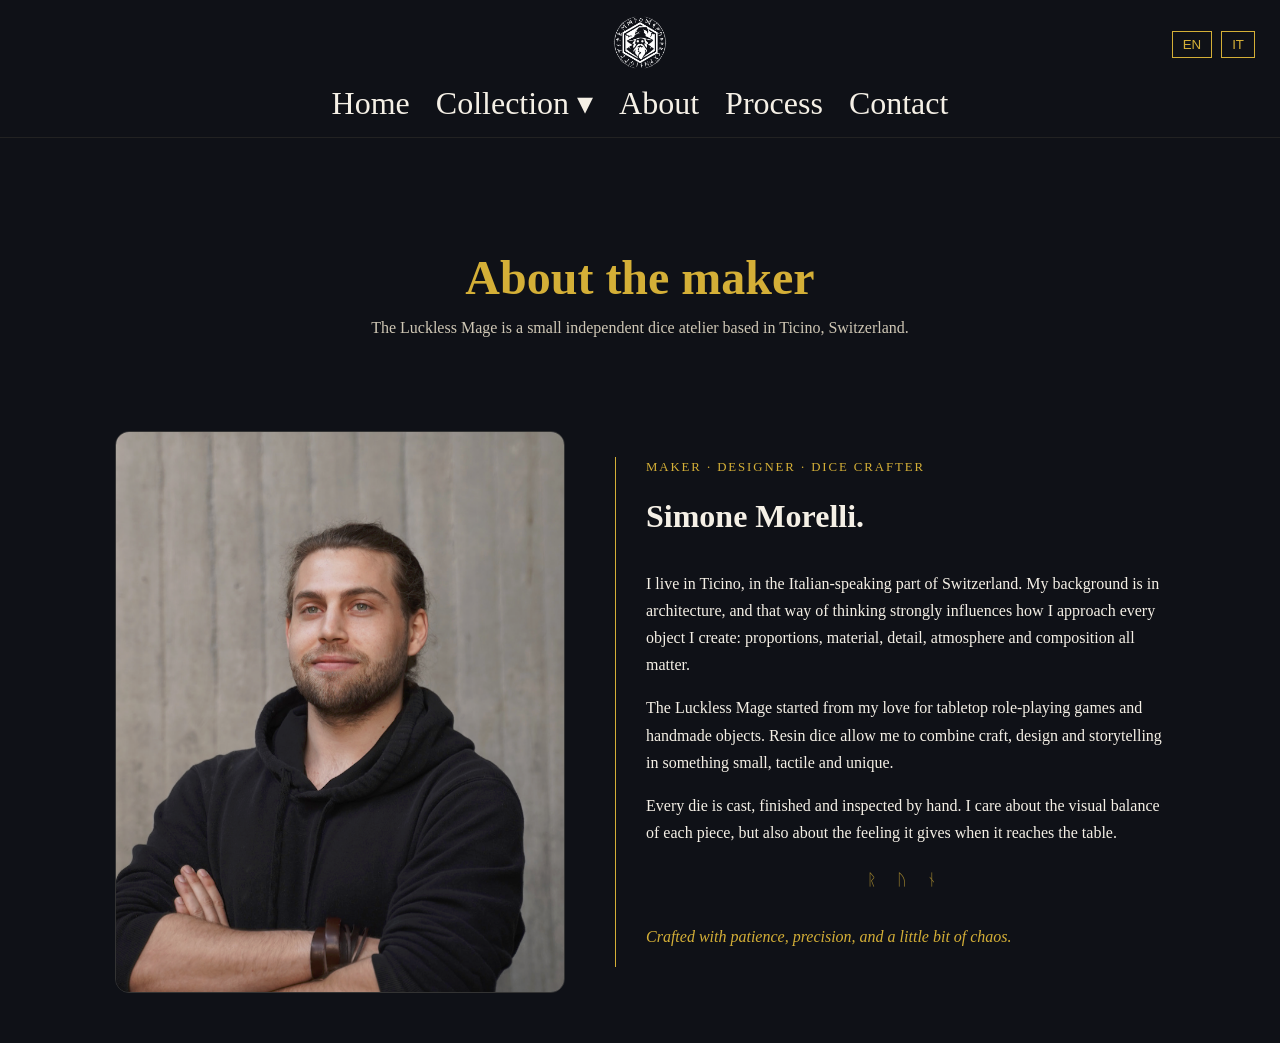
<file: about.html>
<!DOCTYPE html>
<html lang="en">
<head>
<meta charset="UTF-8">
<meta name="viewport" content="width=device-width, initial-scale=1.0">
<title>About - The Luckless Mage</title>

<style>
body{
    margin:0;
    font-family:Georgia, serif;
    background:#0f1117;
    color:#f5f0e6;
}

nav{
    display:flex;
    flex-direction:column;
    align-items:stretch;
    padding:15px 25px;
    border-bottom:1px solid #222;
    position:sticky;
    top:0;
    background:#0f1117;
    z-index:10;
}

.nav-top{
    display:grid;
    grid-template-columns:1fr auto 1fr;
    align-items:center;
    width:100%;
}

.logo{
    grid-column:2;
    justify-self:center;
}

.logo img{
    height:75px;
    width:auto;
    filter:brightness(1.1);
}

.lang{
    grid-column:3;
    justify-self:end;
}

.lang button{
    background:none;
    border:1px solid #d4af37;
    color:#d4af37;
    padding:5px 10px;
    margin-left:5px;
    cursor:pointer;
}

.lang button:hover{
    background:#d4af37;
    color:#0f1117;
}

.nav-links{
    display:flex;
    justify-content:center;
    align-items:center;
    gap:10px;
    margin-top:10px;
}

nav a{
    color:#f5f0e6;
    text-decoration:none;
    margin:0 8px;
    font-size:1rem;
}

nav a:hover{
    color:#d4af37;
}

.dropdown{
    position:relative;
    display:inline-block;
}

.dropdown-content{
    display:none;
    position:absolute;
    background:#0f1117;
    min-width:180px;
    border:1px solid #333;
    z-index:20;
}

.dropdown-content a{
    display:block;
    padding:12px 14px;
    margin:0;
    color:#f5f0e6;
}

.dropdown-content a:hover{
    background:#151923;
    color:#d4af37;
}

.dropdown:hover .dropdown-content{
    display:block;
}

header{
    padding:80px 20px 40px;
    text-align:center;
}

h1{
    color:#d4af37;
    font-size:3rem;
    margin-bottom:10px;
}

.page-subtitle{
    max-width:700px;
    margin:0 auto;
    color:#cfc7b5;
    line-height:1.6;
}

section{
    max-width:1050px;
    margin:auto;
    padding:50px 20px;
    line-height:1.7;
}

.about-grid{
    display:grid;
    grid-template-columns:0.9fr 1.1fr;
    gap:50px;
    align-items:center;
}

.portrait{
    border:1px solid #333;
    border-radius:14px;
    overflow:hidden;
    background:#151923;
}

.portrait img{
    width:100%;
    display:block;
    aspect-ratio:4/5;
    object-fit:cover;
    object-position:center bottom;
}

.about-card{
    border-left:1px solid #d4af37;
    padding-left:30px;
}

.eyebrow{
    color:#d4af37;
    letter-spacing:0.15em;
    text-transform:uppercase;
    font-size:0.8rem;
    margin-bottom:10px;
}

h2{
    color:#f5f0e6;
    font-size:2rem;
    margin-top:0;
}

.signature{
    color:#d4af37;
    font-style:italic;
    margin-top:30px;
}

.rune-divider{
    text-align:center;
    color:#d4af37;
    letter-spacing:0.5em;
    opacity:0.7;
    margin:20px 0;
}

.it{
    display:none;
}

@media (max-width:768px){

    h1{
        font-size:2.2rem !important;
    }

    nav{
        flex-direction:column;
        gap:10px;
        text-align:center;
    }
    
nav a{
    display:inline-block;
    margin:0 4px;
    font-size:0.82rem;
}



  .grid{
        grid-template-columns:1fr !important;
    }
    
 section{
        padding:30px 15px;
    }
    
     .about-grid{
        grid-template-columns:1fr;
        gap:30px;
    }

    .logo{
        grid-column:2;
        justify-self:center;
    }

    .logo img{
        height:75px;
    }

    .lang{
        grid-column:3;
        justify-self:end;
        margin-top:0;
    }

 .nav-top{
        display:grid;
        grid-template-columns:1fr auto 1fr;
        align-items:center;
        width:100%;
    }    
    .nav-links{
        flex-direction:row;
        flex-wrap:nowrap;
        justify-content:center;
        gap:2px;
        width:100%;
        margin-top:8px;
    }



    .dropdown{
        position:relative;
    }

    .dropdown-content{
        position:absolute;
        left:50%;
        transform:translateX(-50%);
        border:1px solid #333;
        margin-top:5px;
    }

    .dropdown-content a{
        font-size:0.85rem;
        padding:10px 12px;
    }


    .card{
      
        paddin:15px;
     
    }
}
</style>
<link rel="stylesheet" href="nav.css">
</head>

<body>

<nav>
    <div class="nav-top">
        <div class="logo">
            <img src="logo.png" alt="The Luckless Mage">
        </div>

        <div class="lang">
            <button onclick="setLang('en')">EN</button>
            <button onclick="setLang('it')">IT</button>
        </div>
    </div>

    <div class="nav-links">
        <a href="index.html">Home</a>

        <div class="dropdown">
            <a href="collection.html">Collection ▾</a>
            <div class="dropdown-content">
                <a href="dice-sets.html">Dice Sets</a>
                <a href="single-dice.html">Single Dice</a>
                <a href="chonk-dice.html">Chonk Dice</a>
            </div>
        </div>
        <a href="about.html">About</a>
        <a href="process.html">Process</a> 
        <a href="contact.html">Contact</a>
    </div>
</nav>

<header>
    <h1 class="en">About the maker</h1>
    <h1 class="it">Chi c’è dietro</h1>

    <p class="page-subtitle en">
        The Luckless Mage is a small independent dice atelier based in Ticino, Switzerland.
    </p>

    <p class="page-subtitle it">
        The Luckless Mage è un piccolo atelier indipendente di dadi artigianali con base in Ticino, Svizzera.
    </p>
</header>

<section>
    <div class="about-grid">

        <div class="portrait">
            <img src="simone.png" alt="Portrait of Simone Morelli">
        </div>

        <div class="about-card">

            <div class="eyebrow en">Maker · Designer · Dice crafter</div>
            <div class="eyebrow it">Artigiano · Designer · Creatore di dadi</div>

            <h2 class="en">Simone Morelli.</h2>
            <h2 class="it">Simone Morelli.</h2>

            <p class="en">
                I live in Ticino, in the Italian-speaking part of Switzerland. My background is in architecture,
                and that way of thinking strongly influences how I approach every object I create: proportions,
                material, detail, atmosphere and composition all matter.
            </p>

            <p class="it">
                Vivo in Ticino, nella Svizzera italiana. La mia formazione è legata all’architettura,
                e questo modo di pensare influenza molto il modo in cui creo ogni oggetto: proporzioni,
                materia, dettaglio, atmosfera e composizione sono tutti aspetti importanti.
            </p>

            <p class="en">
                The Luckless Mage started from my love for tabletop role-playing games and handmade objects.
                Resin dice allow me to combine craft, design and storytelling in something small, tactile and unique.
            </p>

            <p class="it">
                The Luckless Mage nasce dal mio amore per i giochi di ruolo da tavolo e per gli oggetti fatti a mano.
                I dadi in resina mi permettono di unire artigianato, design e narrazione in qualcosa di piccolo,
                tattile e unico.
            </p>

            <p class="en">
                Every die is cast, finished and inspected by hand. I care about the visual balance of each piece,
                but also about the feeling it gives when it reaches the table.
            </p>

            <p class="it">
                Ogni dado viene colato, rifinito e controllato a mano. Mi interessa l’equilibrio visivo di ogni pezzo,
                ma anche la sensazione che trasmette quando arriva sul tavolo.
            </p>

            <div class="rune-divider">ᚱ ᚢ ᚾ</div>

            <p class="signature en">
                Crafted with patience, precision, and a little bit of chaos.
            </p>

            <p class="signature it">
                Creato con pazienza, precisione e un pizzico di caos.
            </p>

        </div>
    </div>
</section>

<script>
function setLang(lang){
    localStorage.setItem("lang", lang);

    document.querySelectorAll(".en").forEach(el=>{
        el.style.display = (lang==="en") ? "block":"none";
    });

    document.querySelectorAll(".it").forEach(el=>{
        el.style.display = (lang==="it") ? "block":"none";
    });
}

window.onload = function(){
    let lang = localStorage.getItem("lang") || "en";
    setLang(lang);
};
</script>

</body>
</html>
</file>
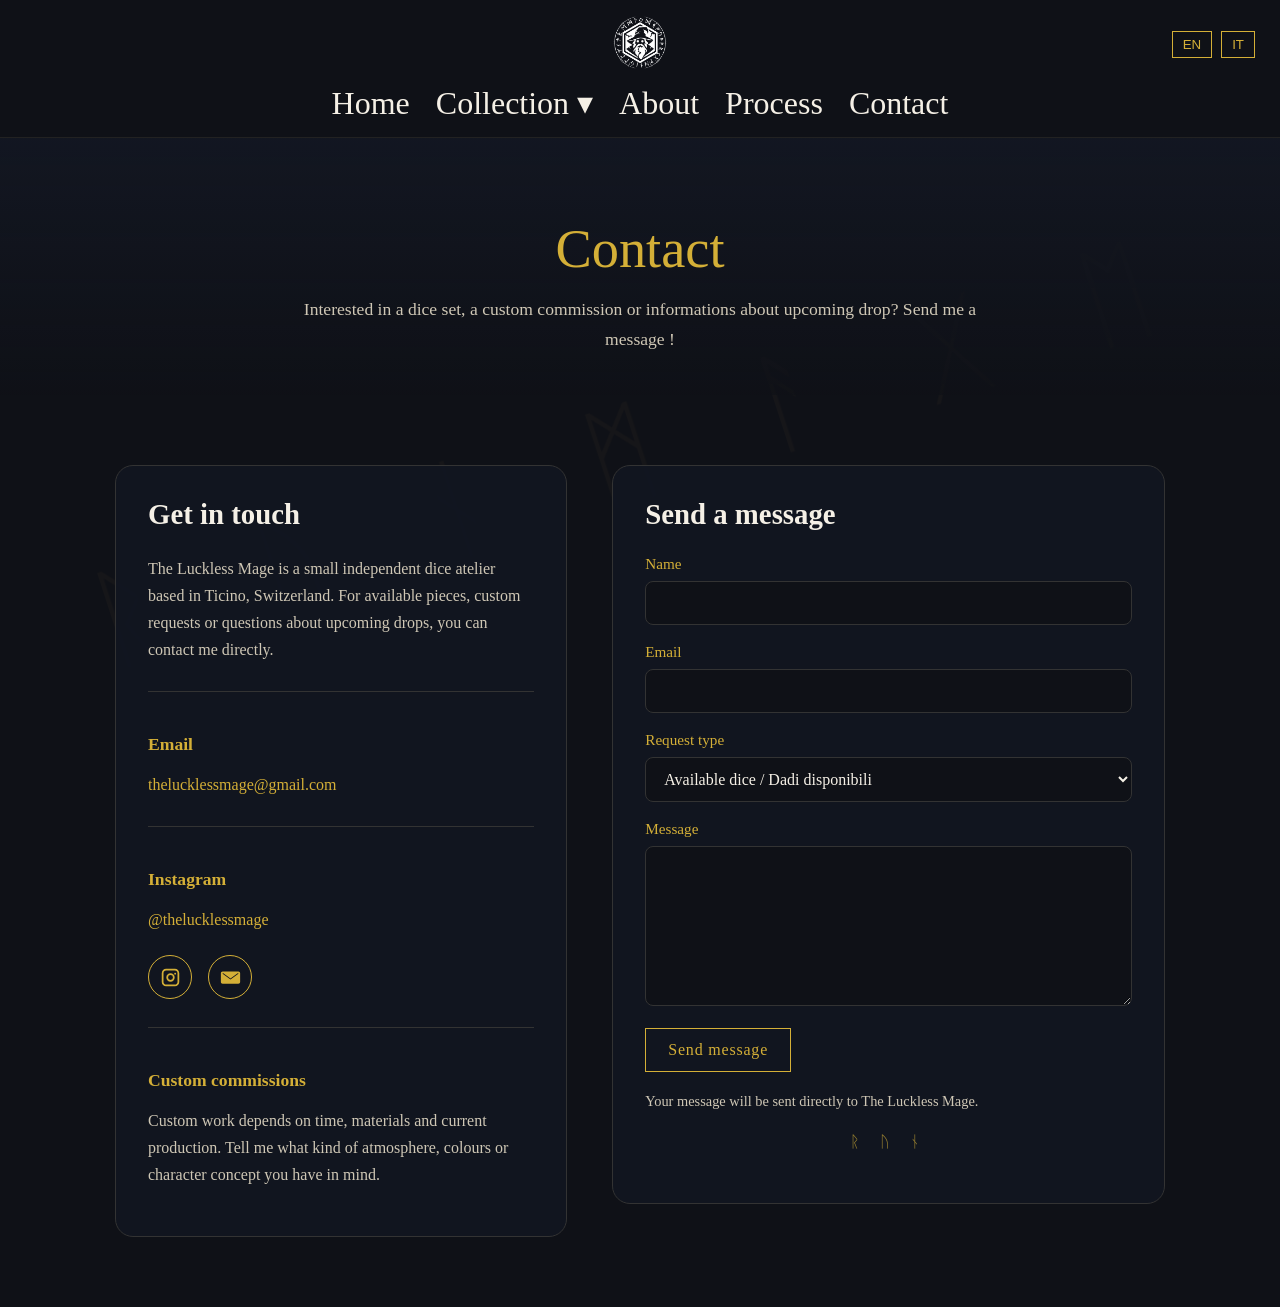
<file: contact.html>
<!DOCTYPE html>
<html lang="en">
<head>
<meta charset="UTF-8">
<meta name="viewport" content="width=device-width, initial-scale=1.0">
<title>Contact - The Luckless Mage</title>

<style>
body{
    margin:0;
    font-family:Georgia, serif;
    background:#0f1117;
    color:#f5f0e6;
    position:relative;
}

body::before{
    content:"ᚱ ᚢ ᚾ ᛗ ᚨ ᚷ ᛖ";
    position:fixed;
    top:50%;
    left:50%;
    transform:translate(-50%, -50%) rotate(-18deg);
    font-size:7rem;
    letter-spacing:0.35em;
    color:rgba(212,175,55,0.03);
    white-space:nowrap;
    pointer-events:none;
    z-index:0;
}

nav,
header,
section{
    position:relative;
    z-index:1;
}

header{
    text-align:center;
    padding:80px 20px 40px;
    background:linear-gradient(to bottom, rgba(19,23,34,0.96), rgba(15,17,23,0.72));
}

h1{
    color:#d4af37;
    font-size:3.4rem;
    margin:0 0 15px;
    font-weight:normal;
}

.page-subtitle{
    max-width:720px;
    margin:0 auto;
    color:#cfc7b5;
    line-height:1.7;
    font-size:1.1rem;
}

section{
    max-width:1050px;
    margin:auto;
    padding:70px 20px;
}

.contact-grid{
    display:grid;
    grid-template-columns:0.9fr 1.1fr;
    gap:45px;
    align-items:start;
}

.contact-info{
    border:1px solid #333;
    border-radius:18px;
    padding:32px;
    background:rgba(18,22,33,0.92);
}

.contact-info h2,
.contact-form h2{
    color:#f5f0e6;
    margin-top:0;
    font-size:1.8rem;
}

.contact-info p{
    color:#cfc7b5;
    line-height:1.7;
}

.contact-link{
    color:#d4af37;
    text-decoration:none;
}

.contact-link:hover{
    text-decoration:underline;
}

.info-block{
    margin-top:28px;
    padding-top:24px;
    border-top:1px solid #333;
}

.info-block h3{
    color:#d4af37;
    margin-bottom:8px;
    font-size:1.1rem;
}

.social-links{
    display:flex;
    gap:16px;
    margin-top:22px;
}

.social-links a{
    width:42px;
    height:42px;
    border:1px solid #d4af37;
    border-radius:50%;
    display:flex;
    align-items:center;
    justify-content:center;
    color:#d4af37;
    transition:0.3s;
}

.social-links a:hover{
    background:#d4af37;
    color:#0f1117;
    transform:translateY(-3px);
}

.social-links svg{
    width:21px;
    height:21px;
    fill:currentColor;
}

.contact-form{
    border:1px solid #333;
    border-radius:18px;
    padding:32px;
    background:rgba(18,22,33,0.92);
}

.form-row{
    margin-bottom:18px;
}

label{
    display:block;
    margin-bottom:8px;
    color:#d4af37;
    font-size:0.95rem;
}

input,
select,
textarea{
    width:100%;
    box-sizing:border-box;
    background:#0f1117;
    border:1px solid #333;
    color:#f5f0e6;
    padding:12px 14px;
    font-family:Georgia, serif;
    font-size:1rem;
    border-radius:8px;
}

input:focus,
select:focus,
textarea:focus{
    outline:none;
    border-color:#d4af37;
}

textarea{
    min-height:160px;
    resize:vertical;
}

.button{
    display:inline-block;
    padding:12px 22px;
    border:1px solid #d4af37;
    background:transparent;
    color:#d4af37;
    text-decoration:none;
    letter-spacing:0.05em;
    cursor:pointer;
    transition:0.3s;
    font-family:Georgia, serif;
    font-size:1rem;
}

.button:hover{
    background:#d4af37;
    color:#0f1117;
}

.form-note{
    color:#cfc7b5;
    font-size:0.9rem;
    line-height:1.6;
    margin-top:18px;
}

.rune-divider{
    text-align:center;
    color:#d4af37;
    letter-spacing:0.5em;
    opacity:0.7;
    margin:20px 0;
}

.it{
    display:none;
}

@media (max-width:768px){

    body::before{
        font-size:3.8rem;
        letter-spacing:0.2em;
    }

    header{
        padding:60px 18px 30px;
    }

    h1{
        font-size:2.4rem;
    }

    .page-subtitle{
        font-size:1rem;
    }

    section{
        padding:45px 15px;
    }

    .contact-grid{
        grid-template-columns:1fr;
        gap:28px;
    }

    .contact-info,
    .contact-form{
        padding:24px;
    }
}

    .form-status{
    display:none;
    margin-top:22px;
    padding:16px 18px;
    border:1px solid #d4af37;
    border-radius:10px;
    background:rgba(212,175,55,0.08);
    color:#d4af37;
    line-height:1.6;
}

.form-status.error{
    border-color:#a94442;
    background:rgba(169,68,66,0.12);
    color:#f0b6b6;
}
</style>

<link rel="stylesheet" href="nav.css">
</head>

<body>

<nav>
    <div class="nav-top">
        <div class="logo">
            <img src="logo.png" alt="The Luckless Mage">
        </div>

        <div class="lang">
            <button onclick="setLang('en')">EN</button>
            <button onclick="setLang('it')">IT</button>
        </div>
    </div>

    <div class="nav-links">
        <a href="index.html">Home</a>

        <div class="dropdown">
            <a href="collection.html">Collection ▾</a>
            <div class="dropdown-content">
                <a href="dice-sets.html">Dice Sets</a>
                <a href="single-dice.html">Single Dice</a>
                <a href="chonk-dice.html">Chonk Dice</a>
            </div>
        </div>

        <a href="about.html">About</a>
        <a href="process.html">Process</a>
        <a href="contact.html">Contact</a>
    </div>
</nav>

<header>
    <h1 class="en">Contact</h1>
    <h1 class="it">Contatti</h1>

    <p class="page-subtitle en">
        Interested in a dice set, a custom commission or informations about upcoming drop? Send me a message !
    </p>

    <p class="page-subtitle it">
        Ti interessa un set di dadi, una commissione o informazioni su un futuro drop? Scrivimi !
    </p>
</header>

<section>

    <div class="contact-grid">

        <div class="contact-info">

            <h2 class="en">Get in touch</h2>
            <h2 class="it">Scrivimi</h2>

            <p class="en">
                The Luckless Mage is a small independent dice atelier based in Ticino, Switzerland.
                For available pieces, custom requests or questions about upcoming drops, you can contact me directly.
            </p>

            <p class="it">
                The Luckless Mage è un piccolo atelier indipendente di dadi artigianali con base in Ticino, Svizzera.
                Per pezzi disponibili, richieste personalizzate o domande sui prossimi drop, puoi contattarmi direttamente.
            </p>

            <div class="info-block">
                <h3>Email</h3>
                <p>
                    <a class="contact-link" href="mailto:thelucklessmage@gmail.com">thelucklessmage@gmail.com</a>
                </p>
            </div>

            <div class="info-block">
                <h3>Instagram</h3>
                <p>
                    <a class="contact-link" href="https://www.instagram.com/thelucklessmage" target="_blank">@thelucklessmage</a>
                </p>

                <div class="social-links">
                    <a href="https://www.instagram.com/thelucklessmage" target="_blank" aria-label="Instagram">
                        <svg viewBox="0 0 24 24" aria-hidden="true">
                            <path d="M7 2C4.2 2 2 4.2 2 7v10c0 2.8 2.2 5 5 5h10c2.8 0 5-2.2 5-5V7c0-2.8-2.2-5-5-5H7zm0 2h10c1.7 0 3 1.3 3 3v10c0 1.7-1.3 3-3 3H7c-1.7 0-3-1.3-3-3V7c0-1.7 1.3-3 3-3zm5 3.2A4.8 4.8 0 1 0 12 16.8 4.8 4.8 0 0 0 12 7.2zm0 2A2.8 2.8 0 1 1 9.2 12 2.8 2.8 0 0 1 12 9.2zM17.3 6.5a1.1 1.1 0 1 0 1.1 1.1 1.1 1.1 0 0 0-1.1-1.1z"/>
                        </svg>
                    </a>

                    <a href="mailto:thelucklessmage@gmail.com" aria-label="Email">
                        <svg viewBox="0 0 24 24" aria-hidden="true">
                            <path d="M3 5h18c1.1 0 2 .9 2 2v10c0 1.1-.9 2-2 2H3c-1.1 0-2-.9-2-2V7c0-1.1.9-2 2-2zm9 8.2L3.8 7H3v.6l9 6.8 9-6.8V7h-.8L12 13.2z"/>
                        </svg>
                    </a>
                </div>
            </div>

            <div class="info-block">
                <h3 class="en">Custom commissions</h3>
                <h3 class="it">Commissioni personalizzate</h3>

                <p class="en">
                    Custom work depends on time, materials and current production.
                    Tell me what kind of atmosphere, colours or character concept you have in mind.
                </p>

                <p class="it">
                    Le commissioni personalizzate dipendono dal tempo, dai materiali e dalla produzione in corso.
                    Raccontami che atmosfera, colori o concept di personaggio hai in mente.
                </p>
            </div>

        </div>

        <div class="contact-form">

            <h2 class="en">Send a message</h2>
            <h2 class="it">Invia un messaggio</h2>

           <form id="contact-form" action="https://api.staticforms.dev/submit" method="POST">

    <input type="hidden" name="apiKey" value="sf_738378711996c68238372476">

    <input type="hidden" name="subject" value="TheLucklessMage submission">

    <div class="form-row">
        <label class="en" for="name">Name</label>
        <label class="it" for="name">Nome</label>
        <input type="text" id="name" name="name" required>
    </div>

    <div class="form-row">
        <label class="en" for="email">Email</label>
        <label class="it" for="email">Email</label>
        <input type="email" id="email" name="email" required>
    </div>

    <div class="form-row">
        <label class="en" for="request">Request type</label>
        <label class="it" for="request">Tipo di richiesta</label>

        <select id="request" name="request">
            <option value="Available dice">Available dice / Dadi disponibili</option>
            <option value="Custom commission">Custom commission / Commissione personalizzata</option>
            <option value="Drop information">Drop information / Informazioni drop</option>
            <option value="Other">Other / Altro</option>
        </select>
    </div>

    <div class="form-row">
        <label class="en" for="message">Message</label>
        <label class="it" for="message">Messaggio</label>
        <textarea id="message" name="message" required></textarea>
    </div>

    <button class="button en" type="submit">Send message</button>
    <button class="button it" type="submit">Invia messaggio</button>

</form>

<div id="form-status" class="form-status"></div>

            
           <p class="form-note en">
    Your message will be sent directly to The Luckless Mage.
</p>

<p class="form-note it">
    Il tuo messaggio verrà inviato direttamente a The Luckless Mage.
</p>
            <div class="rune-divider">ᚱ ᚢ ᚾ</div>

        </div>

    </div>

</section>

<script>
function setLang(lang){
    localStorage.setItem("lang", lang);

    document.querySelectorAll(".en").forEach(el=>{
        el.style.display = (lang==="en") ? "block":"none";
    });

    document.querySelectorAll(".it").forEach(el=>{
        el.style.display = (lang==="it") ? "block":"none";
    });
}

function setupContactForm(){
    const form = document.getElementById("contact-form");
    const status = document.getElementById("form-status");

    if(!form || !status){
        return;
    }

    form.addEventListener("submit", async function(event){
        event.preventDefault();

        const lang = localStorage.getItem("lang") || "en";

        status.classList.remove("error");
        status.style.display = "block";
        status.textContent = lang === "it"
            ? "Invio del messaggio in corso..."
            : "Sending your message...";

        const formData = new FormData(form);

        try{
            const response = await fetch(form.action, {
                method: "POST",
                body: formData
            });

            if(response.ok){
                status.classList.remove("error");
                status.textContent = lang === "it"
                    ? "Messaggio inviato con successo. Ti risponderò appena possibile."
                    : "Message sent successfully. I will reply as soon as possible.";

                form.reset();
            }else{
                status.classList.add("error");
                status.textContent = lang === "it"
                    ? "Qualcosa non ha funzionato. Riprova o scrivimi direttamente via email."
                    : "Something went wrong. Please try again or contact me directly by email.";
            }
        }catch(error){
            status.classList.add("error");
            status.textContent = lang === "it"
                ? "Errore di connessione. Riprova o scrivimi direttamente via email."
                : "Connection error. Please try again or contact me directly by email.";
        }
    });
}

window.onload = function(){
    let lang = localStorage.getItem("lang") || "en";
    setLang(lang);
    setupContactForm();
};
</script>

</body>
</html>
</file>
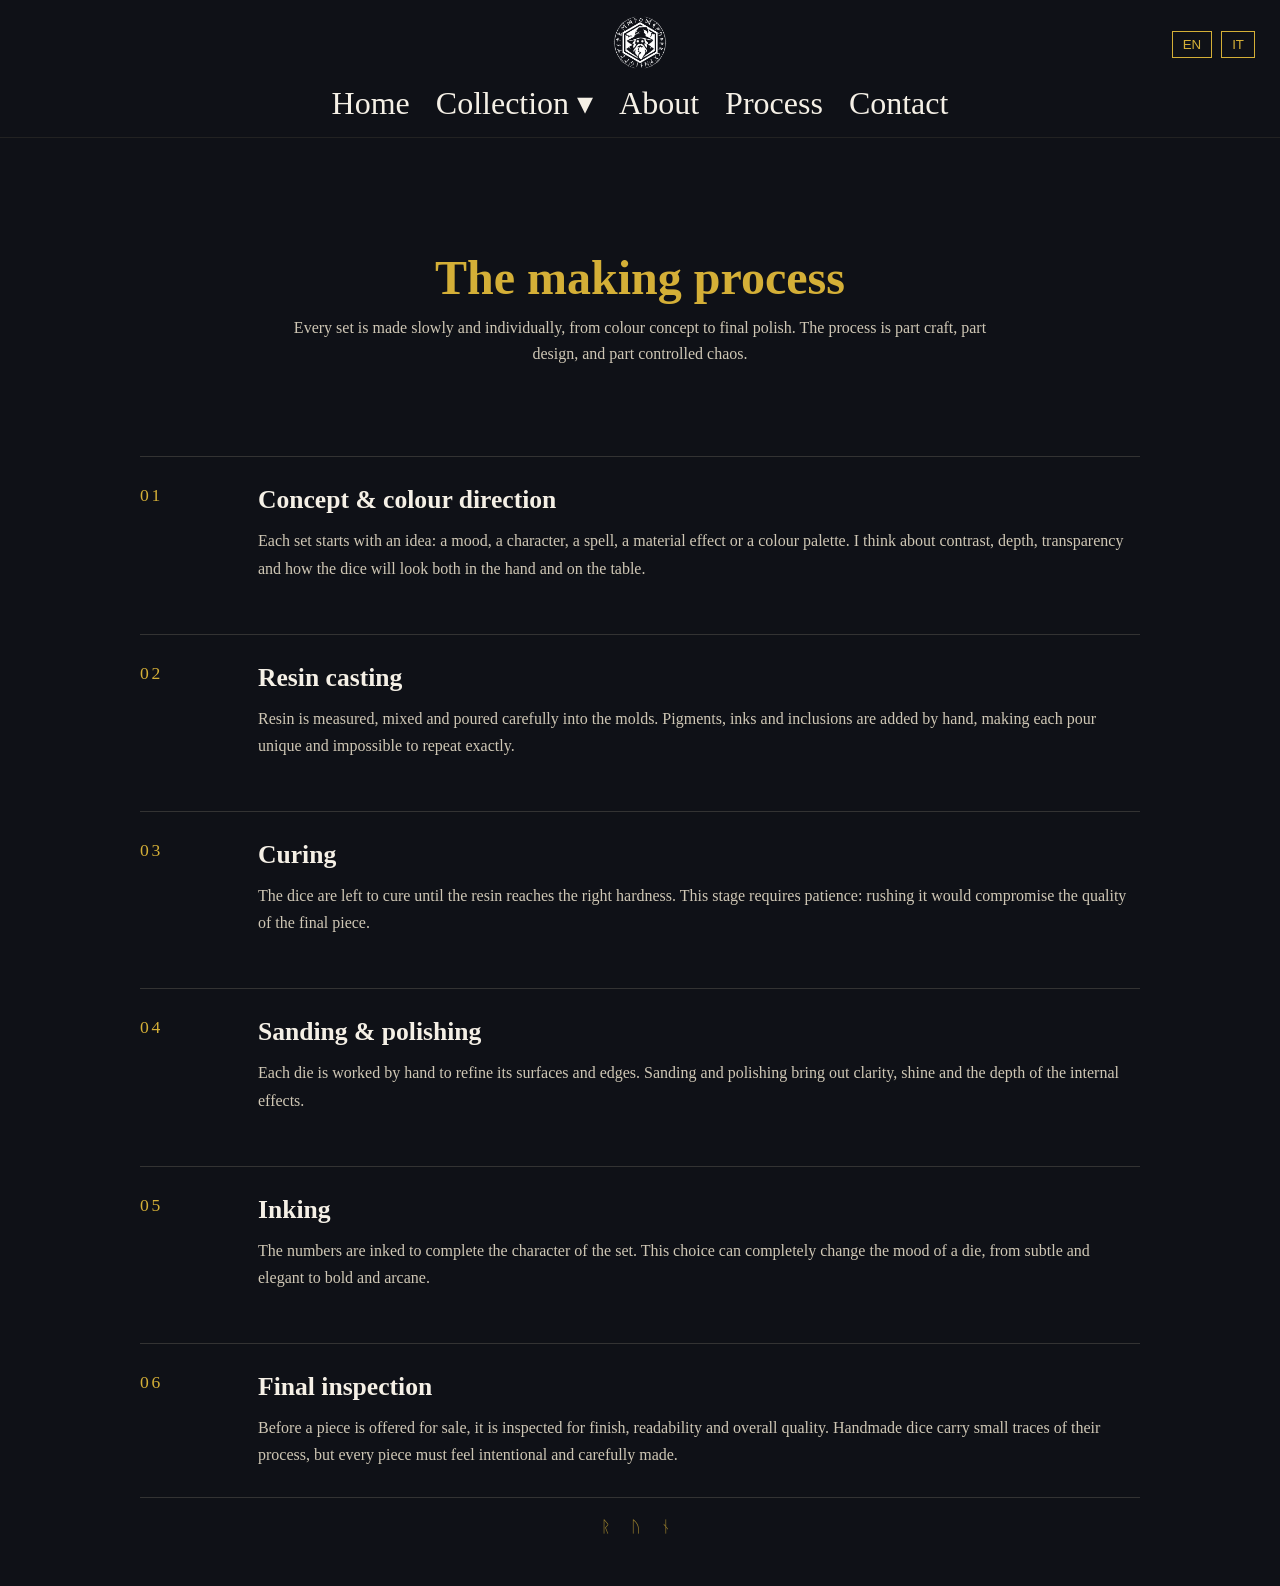
<file: process.html>
<!DOCTYPE html>
<html lang="en">
<head>
<meta charset="UTF-8">
<meta name="viewport" content="width=device-width, initial-scale=1.0">
<title>Process - The Luckless Mage</title>

<style>
body{
    margin:0;
    font-family:Georgia, serif;
    background:#0f1117;
    color:#f5f0e6;
}

nav{
    display:flex;
    flex-direction:column;
    align-items:stretch;
    padding:15px 25px;
    border-bottom:1px solid #222;
    position:sticky;
    top:0;
    background:#0f1117;
    z-index:10;
}

nav a{
    color:#f5f0e6;
    text-decoration:none;
    margin:0 8px;
    font-size:1rem;
}

nav a:hover{
    color:#d4af37;
}

.lang button{
    background:none;
    border:1px solid #d4af37;
    color:#d4af37;
    padding:5px 10px;
    margin-left:5px;
    cursor:pointer;
}

.lang button:hover{
    background:#d4af37;
    color:#0f1117;
}

.logo img{
    height:75px;
    width:auto;
    filter: brightness(1.1);
}

header{
    text-align:center;
    padding:80px 20px 40px;
}

h1{
    color:#d4af37;
    font-size:3rem;
    margin-bottom:10px;
}

.page-subtitle{
    max-width:720px;
    margin:0 auto;
    color:#cfc7b5;
    line-height:1.6;
}

section{
    max-width:1000px;
    margin:auto;
    padding:50px 20px;
}

.process-list{
    display:grid;
    gap:24px;
}

.process-step{
    display:grid;
    grid-template-columns:90px 1fr;
    gap:28px;
    padding:28px 0;
    border-top:1px solid #333;
}

.process-step:last-child{
    border-bottom:1px solid #333;
}

.step-number{
    color:#d4af37;
    font-size:1.1rem;
    letter-spacing:0.15em;
}

.process-step h2{
    margin:0 0 12px;
    color:#f5f0e6;
    font-size:1.6rem;
}

.process-step p{
    margin:0;
    color:#cfc7b5;
    line-height:1.7;
}

.rune-divider{
    text-align:center;
    color:#d4af37;
    letter-spacing:0.5em;
    opacity:0.7;
    margin:20px 0 0;
}

.it{display:none;}

@media (max-width: 768px){

    h1{
        font-size:2.2rem !important;
    }

    nav{
        flex-direction:column;
        gap:10px;
        text-align:center;
    }

    nav a{
        display:inline-block;
        margin:5px;
    }

    .logo img{
        height:75px;
    }

    section{
        padding:30px 15px;
    }

    .process-step{
        grid-template-columns:1fr;
        gap:10px;
        padding:24px 0;
    }

    .step-number{
        font-size:0.9rem;
    }

    .lang{
        margin-top:5px;
    }

.nav-top{
    display:grid;
    grid-template-columns:1fr auto 1fr;
    align-items:center;
    width:100%;
}

.logo{
    grid-column:2;
    justify-self:center;
}

.logo img{
    height:75px;
}

.lang{
    grid-column:3;
    justify-self:end;
    margin-top:0;
}

nav a{
    margin:0 4px;
    font-size:0.82rem;
}

.nav-links{
    flex-direction:row;
    flex-wrap:nowrap;
    justify-content:center;
    gap:2px;
    width:100%;
    margin-top:8px;
}

.dropdown{
    position:relative;
}

.dropdown-content{
    position:absolute;
    left:50%;
    transform:translateX(-50%);
    border:1px solid #333;
    margin-top:5px;
}

.dropdown-content a{
    font-size:0.85rem;
    padding:10px 12px;
}

.dropdown:hover .dropdown-content{
    display:block;
}
    
}

.nav-top{
    display:grid;
    grid-template-columns:1fr auto 1fr;
    align-items:center;
    width:100%;
}

.logo{
    grid-column:2;
    justify-self:center;
}

.lang{
    grid-column:3;
    justify-self:end;
}

.nav-links{
    display:flex;
    justify-content:center;
    align-items:center;
    gap:10px;
    margin-top:10px;
}

.dropdown{
    position:relative;
    display:inline-block;
}

.dropdown-content{
    display:none;
    position:absolute;
    background:#0f1117;
    min-width:180px;
    border:1px solid #333;
    z-index:20;
}

.dropdown-content a{
    display:block;
    padding:12px 14px;
    margin:0;
    color:#f5f0e6;
}

.dropdown-content a:hover{
    background:#151923;
    color:#d4af37;
}

.dropdown:hover .dropdown-content{
    display:block;
}
    
</style>
    <link rel="stylesheet" href="nav.css">
</head>

<body>

<nav>
    <div class="nav-top">
        <div class="logo">
            <img src="logo.png" alt="The Luckless Mage">
        </div>

        <div class="lang">
            <button onclick="setLang('en')">EN</button>
            <button onclick="setLang('it')">IT</button>
        </div>
    </div>

    <div class="nav-links">
        <a href="index.html">Home</a>
        <div class="dropdown">
            <a href="collection.html">Collection ▾</a>
            <div class="dropdown-content">
                <a href="dice-sets.html">Dice Sets</a>
                <a href="single-dice.html">Single Dice</a>
                <a href="chonk-dice.html">Chonk Dice</a>
            </div>
        </div>
        <a href="about.html">About</a>
        <a href="process.html">Process</a>
        <a href="contact.html">Contact</a>
    </div>
</nav>


<header>
    <h1 class="en">The making process</h1>
    <h1 class="it">Il processo di creazione</h1>

    <p class="page-subtitle en">
        Every set is made slowly and individually, from colour concept to final polish.
        The process is part craft, part design, and part controlled chaos.
    </p>

    <p class="page-subtitle it">
        Ogni set viene realizzato lentamente e singolarmente, dall’idea cromatica alla lucidatura finale.
        Il processo è in parte artigianato, in parte design e in parte caos controllato.
    </p>
</header>

<section>

    <div class="process-list">

        <div class="process-step">
            <div class="step-number">01</div>
            <div>
                <h2 class="en">Concept & colour direction</h2>
                <h2 class="it">Concept e direzione cromatica</h2>

                <p class="en">
                    Each set starts with an idea: a mood, a character, a spell, a material effect or a colour palette.
                    I think about contrast, depth, transparency and how the dice will look both in the hand and on the table.
                </p>

                <p class="it">
                    Ogni set nasce da un’idea: un’atmosfera, un personaggio, un incantesimo, un effetto materico o una palette di colori.
                    Penso al contrasto, alla profondità, alla trasparenza e a come i dadi appariranno sia in mano sia sul tavolo.
                </p>
            </div>
        </div>

        <div class="process-step">
            <div class="step-number">02</div>
            <div>
                <h2 class="en">Resin casting</h2>
                <h2 class="it">Colata della resina</h2>

                <p class="en">
                    Resin is measured, mixed and poured carefully into the molds. Pigments, inks and inclusions are added by hand,
                    making each pour unique and impossible to repeat exactly.
                </p>

                <p class="it">
                    La resina viene misurata, miscelata e colata con attenzione negli stampi. Pigmenti, inchiostri e inclusioni vengono aggiunti a mano,
                    rendendo ogni colata unica e impossibile da ripetere esattamente.
                </p>
            </div>
        </div>

        <div class="process-step">
            <div class="step-number">03</div>
            <div>
                <h2 class="en">Curing</h2>
                <h2 class="it">Indurimento</h2>

                <p class="en">
                    The dice are left to cure until the resin reaches the right hardness. This stage requires patience:
                    rushing it would compromise the quality of the final piece.
                </p>

                <p class="it">
                    I dadi vengono lasciati indurire finché la resina raggiunge la giusta durezza. Questa fase richiede pazienza:
                    accelerarla comprometterebbe la qualità del pezzo finale.
                </p>
            </div>
        </div>

        <div class="process-step">
            <div class="step-number">04</div>
            <div>
                <h2 class="en">Sanding & polishing</h2>
                <h2 class="it">Levigatura e lucidatura</h2>

                <p class="en">
                    Each die is worked by hand to refine its surfaces and edges. Sanding and polishing bring out clarity,
                    shine and the depth of the internal effects.
                </p>

                <p class="it">
                    Ogni dado viene lavorato a mano per rifinire superfici e spigoli. Levigatura e lucidatura fanno emergere trasparenza,
                    brillantezza e profondità degli effetti interni.
                </p>
            </div>
        </div>

        <div class="process-step">
            <div class="step-number">05</div>
            <div>
                <h2 class="en">Inking</h2>
                <h2 class="it">Colorazione dei numeri</h2>

                <p class="en">
                    The numbers are inked to complete the character of the set. This choice can completely change the mood of a die,
                    from subtle and elegant to bold and arcane.
                </p>

                <p class="it">
                    I numeri vengono colorati per completare il carattere del set. Questa scelta può cambiare completamente l’atmosfera di un dado,
                    da sobria ed elegante a intensa e arcana.
                </p>
            </div>
        </div>

        <div class="process-step">
            <div class="step-number">06</div>
            <div>
                <h2 class="en">Final inspection</h2>
                <h2 class="it">Controllo finale</h2>

                <p class="en">
                    Before a piece is offered for sale, it is inspected for finish, readability and overall quality.
                    Handmade dice carry small traces of their process, but every piece must feel intentional and carefully made.
                </p>

                <p class="it">
                    Prima di essere messo in vendita, ogni pezzo viene controllato per finitura, leggibilità e qualità complessiva.
                    I dadi artigianali portano con sé piccole tracce del processo, ma ogni pezzo deve risultare intenzionale e curato.
                </p>
            </div>
        </div>

    </div>

    <div class="rune-divider">ᚱ ᚢ ᚾ</div>

</section>

<script>
function setLang(lang){
    localStorage.setItem("lang", lang);

    document.querySelectorAll(".en").forEach(el=>{
        el.style.display = (lang==="en") ? "block":"none";
    });

    document.querySelectorAll(".it").forEach(el=>{
        el.style.display = (lang==="it") ? "block":"none";
    });
}

window.onload = function(){
    let lang = localStorage.getItem("lang") || "en";
    setLang(lang);
};
</script>

</body>
</html>
</file>
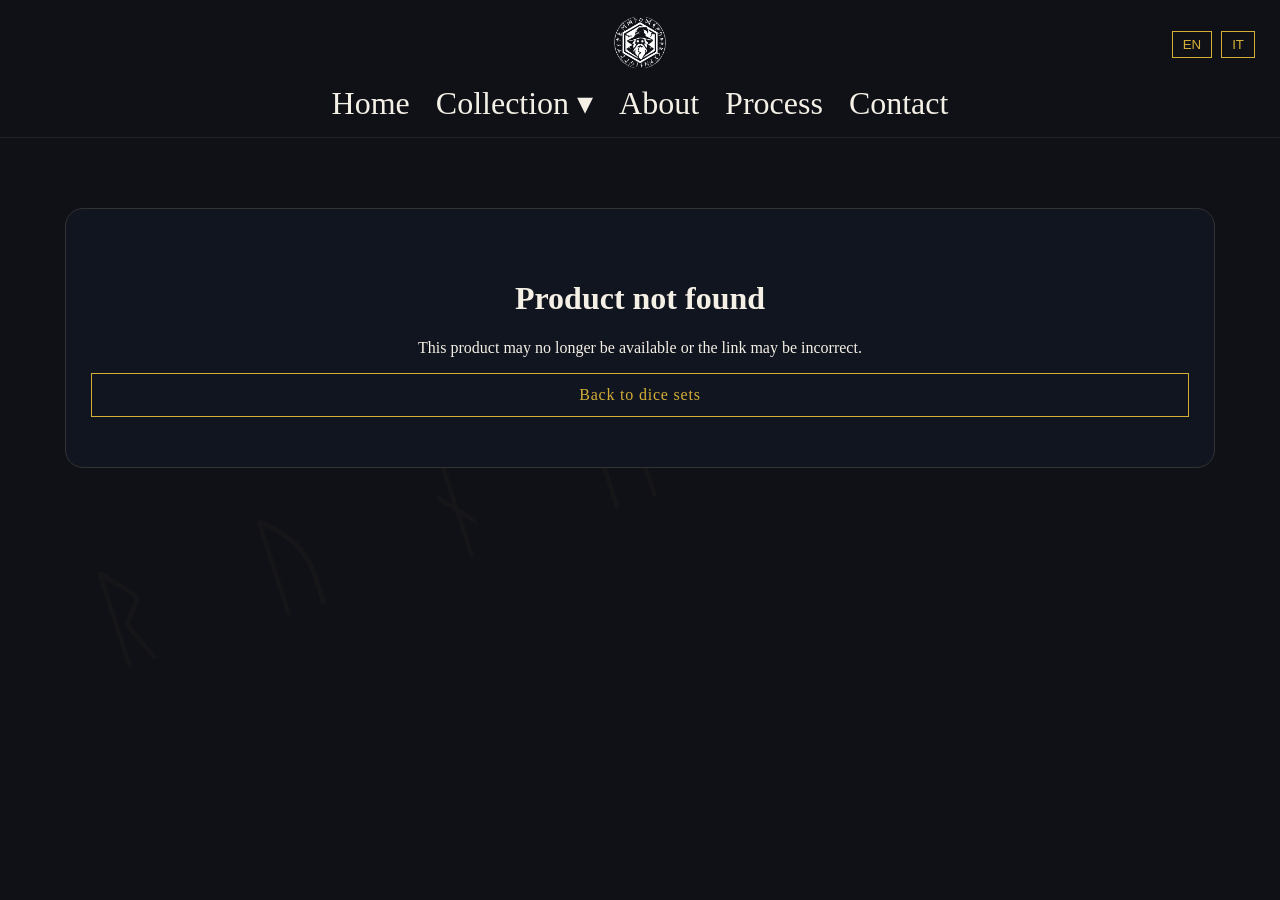
<file: product.html>
<!DOCTYPE html>
<html lang="en">
<head>
<meta charset="UTF-8">
<meta name="viewport" content="width=device-width, initial-scale=1.0">
<title>Product - The Luckless Mage</title>

<style>
body{
    margin:0;
    font-family:Georgia, serif;
    background:#0f1117;
    color:#f5f0e6;
    position:relative;
}

body::before{
    content:"ᚱ ᚢ ᚾ ᛗ ᚨ ᚷ ᛖ";
    position:fixed;
    top:50%;
    left:50%;
    transform:translate(-50%, -50%) rotate(-18deg);
    font-size:7rem;
    letter-spacing:0.35em;
    color:rgba(212,175,55,0.03);
    white-space:nowrap;
    pointer-events:none;
    z-index:0;
}

nav,
main{
    position:relative;
    z-index:1;
}

main{
    max-width:1150px;
    margin:auto;
    padding:70px 20px;
}

.product-layout{
    display:grid;
    grid-template-columns:1fr 1fr;
    gap:50px;
    align-items:start;
}

.main-image{
    border:1px solid #333;
    border-radius:18px;
    overflow:hidden;
    background:rgba(18,22,33,0.92);
}

.main-image img{
    width:100%;
    display:block;
    aspect-ratio:1/1;
    object-fit:cover;
}

.gallery{
    display:grid;
    grid-template-columns:repeat(3,1fr);
    gap:12px;
    margin-top:14px;
}

.gallery img{
    width:100%;
    display:block;
    aspect-ratio:1/1;
    object-fit:cover;
    border:1px solid #333;
    border-radius:10px;
    cursor:pointer;
    transition:0.3s;
}

.gallery img:hover{
    border-color:#d4af37;
}

.product-info{
    border:1px solid #333;
    border-radius:18px;
    padding:34px;
    background:rgba(18,22,33,0.92);
}

.product-info h1{
    color:#d4af37;
    font-size:3rem;
    font-weight:normal;
    margin:0 0 12px;
}

.status{
    color:#cfc7b5;
    margin-bottom:18px;
}

.price{
    font-size:1.35rem;
    color:#f5f0e6;
    margin:20px 0;
}

.description{
    color:#cfc7b5;
    line-height:1.8;
    margin-bottom:28px;
}

.details{
    border-top:1px solid #333;
    padding-top:24px;
    margin-top:24px;
}

.details h2{
    color:#f5f0e6;
    font-size:1.4rem;
}

.details ul{
    color:#cfc7b5;
    line-height:1.8;
    padding-left:20px;
}

.actions{
    display:flex;
    gap:12px;
    flex-wrap:wrap;
    margin-top:28px;
}

.button{
    display:inline-block;
    padding:12px 22px;
    border:1px solid #d4af37;
    color:#d4af37;
    text-decoration:none;
    letter-spacing:0.05em;
    transition:0.3s;
}

.button:hover{
    background:#d4af37;
    color:#0f1117;
}

.button.secondary{
    border-color:#555;
    color:#f5f0e6;
}

.button.secondary:hover{
    border-color:#d4af37;
    color:#d4af37;
    background:transparent;
}

.not-found{
    text-align:center;
    border:1px solid #333;
    border-radius:18px;
    padding:50px 25px;
    background:rgba(18,22,33,0.92);
}

.it{
    display:none;
}

@media (max-width:768px){

    body::before{
        font-size:3.8rem;
        letter-spacing:0.2em;
    }

    main{
        padding:45px 15px;
    }

    .product-layout{
        grid-template-columns:1fr;
        gap:28px;
    }

    .product-info{
        padding:26px;
    }

    .product-info h1{
        font-size:2.3rem;
    }
}
</style>

<link rel="stylesheet" href="nav.css">
</head>

<body>

<nav>
    <div class="nav-top">
        <div class="logo">
            <img src="logo.png" alt="The Luckless Mage">
        </div>

        <div class="lang">
            <button onclick="setLang('en')">EN</button>
            <button onclick="setLang('it')">IT</button>
        </div>
    </div>

    <div class="nav-links">
        <a href="index.html">Home</a>

        <div class="dropdown">
            <a href="collection.html">Collection ▾</a>
            <div class="dropdown-content">
                <a href="dice-sets.html">Dice Sets</a>
                <a href="single-dice.html">Single Dice</a>
                <a href="chonk-dice.html">Chonk Dice</a>
            </div>
        </div>

        <a href="about.html">About</a>
        <a href="process.html">Process</a>
        <a href="contact.html">Contact</a>
    </div>
</nav>

<main id="product-page"></main>

<script src="products.js"></script>

<script>
function getProductId(){
    const params = new URLSearchParams(window.location.search);
    return params.get("id");
}

function renderProduct(){
    const productId = getProductId();
    const container = document.getElementById("product-page");

    const product = diceSets.find(item => item.id === productId);

    if(!product){
        container.innerHTML = `
            <div class="not-found">
                <h1 class="en">Product not found</h1>
                <h1 class="it">Prodotto non trovato</h1>

                <p class="en">This product may no longer be available or the link may be incorrect.</p>
                <p class="it">Questo prodotto potrebbe non essere più disponibile o il link potrebbe non essere corretto.</p>

                <a class="button en" href="dice-sets.html">Back to dice sets</a>
                <a class="button it" href="dice-sets.html">Torna ai set</a>
            </div>
        `;
        return;
    }

    const galleryImages = product.gallery.map(image => `
        <img src="${image}" alt="${product.name}" onclick="changeMainImage('${image}')">
    `).join("");

    const detailsEn = product.details_en.map(item => `<li>${item}</li>`).join("");
    const detailsIt = product.details_it.map(item => `<li>${item}</li>`).join("");

    container.innerHTML = `
        <div class="product-layout">

            <div>
                <div class="main-image">
                    <img id="main-product-image" src="${product.image}" alt="${product.name}">
                </div>

                <div class="gallery">
                    ${galleryImages}
                </div>
            </div>

            <div class="product-info">
                <h1>${product.name}</h1>

                <p class="status en">${product.status_en}</p>
                <p class="status it">${product.status_it}</p>

                <div class="price">${product.price}</div>

                <p class="description en">${product.description_en}</p>
                <p class="description it">${product.description_it}</p>

                <div class="details">
                    <h2 class="en">Details</h2>
                    <h2 class="it">Dettagli</h2>

                    <ul class="en">${detailsEn}</ul>
                    <ul class="it">${detailsIt}</ul>
                </div>

                <div class="actions">
                    <a class="button en" href="mailto:thelucklessmage@gmail.com?subject=${encodeURIComponent(product.name + ' dice set')}">Buy / Request</a>
                    <a class="button it" href="mailto:thelucklessmage@gmail.com?subject=${encodeURIComponent('Set ' + product.name)}">Acquista / Richiedi</a>

                    <a class="button secondary en" href="dice-sets.html">Back to dice sets</a>
                    <a class="button secondary it" href="dice-sets.html">Torna ai set</a>
                </div>
            </div>

        </div>
    `;
}

function changeMainImage(image){
    document.getElementById("main-product-image").src = image;
}

function setLang(lang){
    localStorage.setItem("lang", lang);

    document.querySelectorAll(".en").forEach(el=>{
        el.style.display = (lang==="en") ? "block":"none";
    });

    document.querySelectorAll(".it").forEach(el=>{
        el.style.display = (lang==="it") ? "block":"none";
    });
}

window.onload = function(){
    renderProduct();

    let lang = localStorage.getItem("lang") || "en";
    setLang(lang);
};
</script>

</body>
</html>
</file>
<file: nav.css>
/* ===== SHARED NAVBAR STYLE ===== */

nav{
    display:flex;
    flex-direction:column;
    align-items:stretch;
    padding:15px 25px;
    border-bottom:1px solid #222;
    position:sticky;
    top:0;
    background:#0f1117;
    z-index:10;
}

.nav-top{
    display:grid;
    grid-template-columns:1fr auto 1fr;
    align-items:center;
    width:100%;
}

.logo{
    grid-column:2;
    justify-self:center;
}

.logo img{
    height:55px;
    width:auto;
    filter:brightness(1.1);
}

.lang{
    grid-column:3;
    justify-self:end;
    margin-top:0;
}

.lang button{
    background:none;
    border:1px solid #d4af37;
    color:#d4af37;
    padding:5px 10px;
    margin-left:5px;
    cursor:pointer;
}

.lang button:hover{
    background:#d4af37;
    color:#0f1117;
}

.nav-links{
    display:flex;
    justify-content:center;
    align-items:center;
    gap:10px;
    margin-top:10px;
}

nav a{
    color:#f5f0e6;
    text-decoration:none;
    margin:0 8px;
    font-size:2rem;
}

nav a:hover{
    color:#d4af37;
}

.dropdown{
    position:relative;
    display:inline-block;
}

.dropdown-content{
    display:none;
    position:absolute;
    background:#0f1117;
    min-width:180px;
    border:1px solid #333;
    z-index:20;
}

.dropdown-content a{
    display:block;
    padding:12px 14px;
    margin:0;
    color:#f5f0e6;
}

.dropdown-content a:hover{
    background:#151923;
    color:#d4af37;
}

.dropdown:hover .dropdown-content{
    display:block;
}

/* ===== MOBILE NAVBAR ===== */

@media (max-width:768px){

    nav{
        flex-direction:column;
        gap:10px;
        text-align:center;
    }

    .nav-top{
        display:grid;
        grid-template-columns:1fr auto 1fr;
        align-items:center;
        width:100%;
    }

    .logo{
        grid-column:2;
        justify-self:center;
    }

    .logo img{
        height:55px;
    }

    .lang{
        grid-column:3;
        justify-self:end;
        margin-top:0;
    }

    .nav-links{
        flex-direction:row;
        flex-wrap:nowrap;
        justify-content:center;
        gap:2px;
        width:100%;
        margin-top:8px;
    }

    nav a{
        display:inline-block;
        margin:0 4px;
        font-size:1.00rem;
    }

    .dropdown{
        position:relative;
    }

    .dropdown-content{
        position:absolute;
        left:50%;
        transform:translateX(-50%);
        border:1px solid #333;
        margin-top:5px;
    }

    .dropdown-content a{
        font-size:0.85rem;
        padding:10px 12px;
    }
}
</file>
